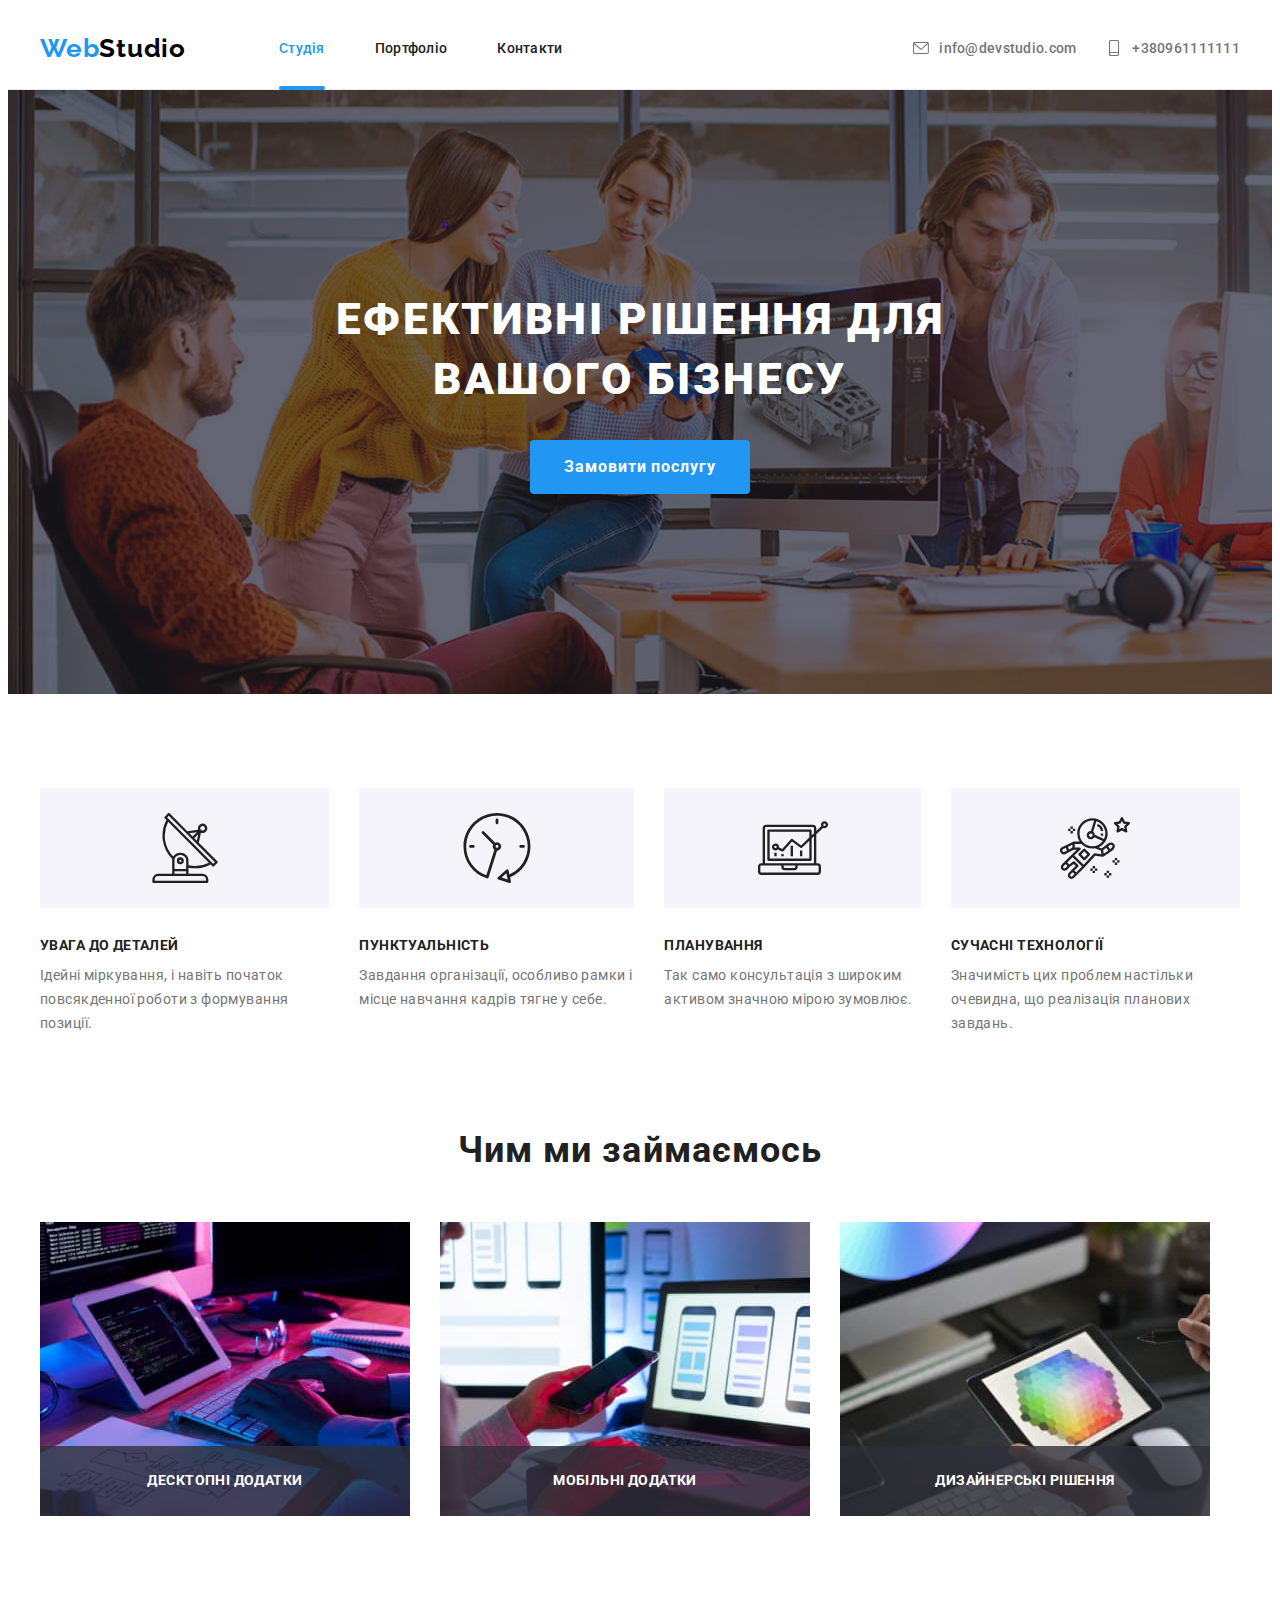
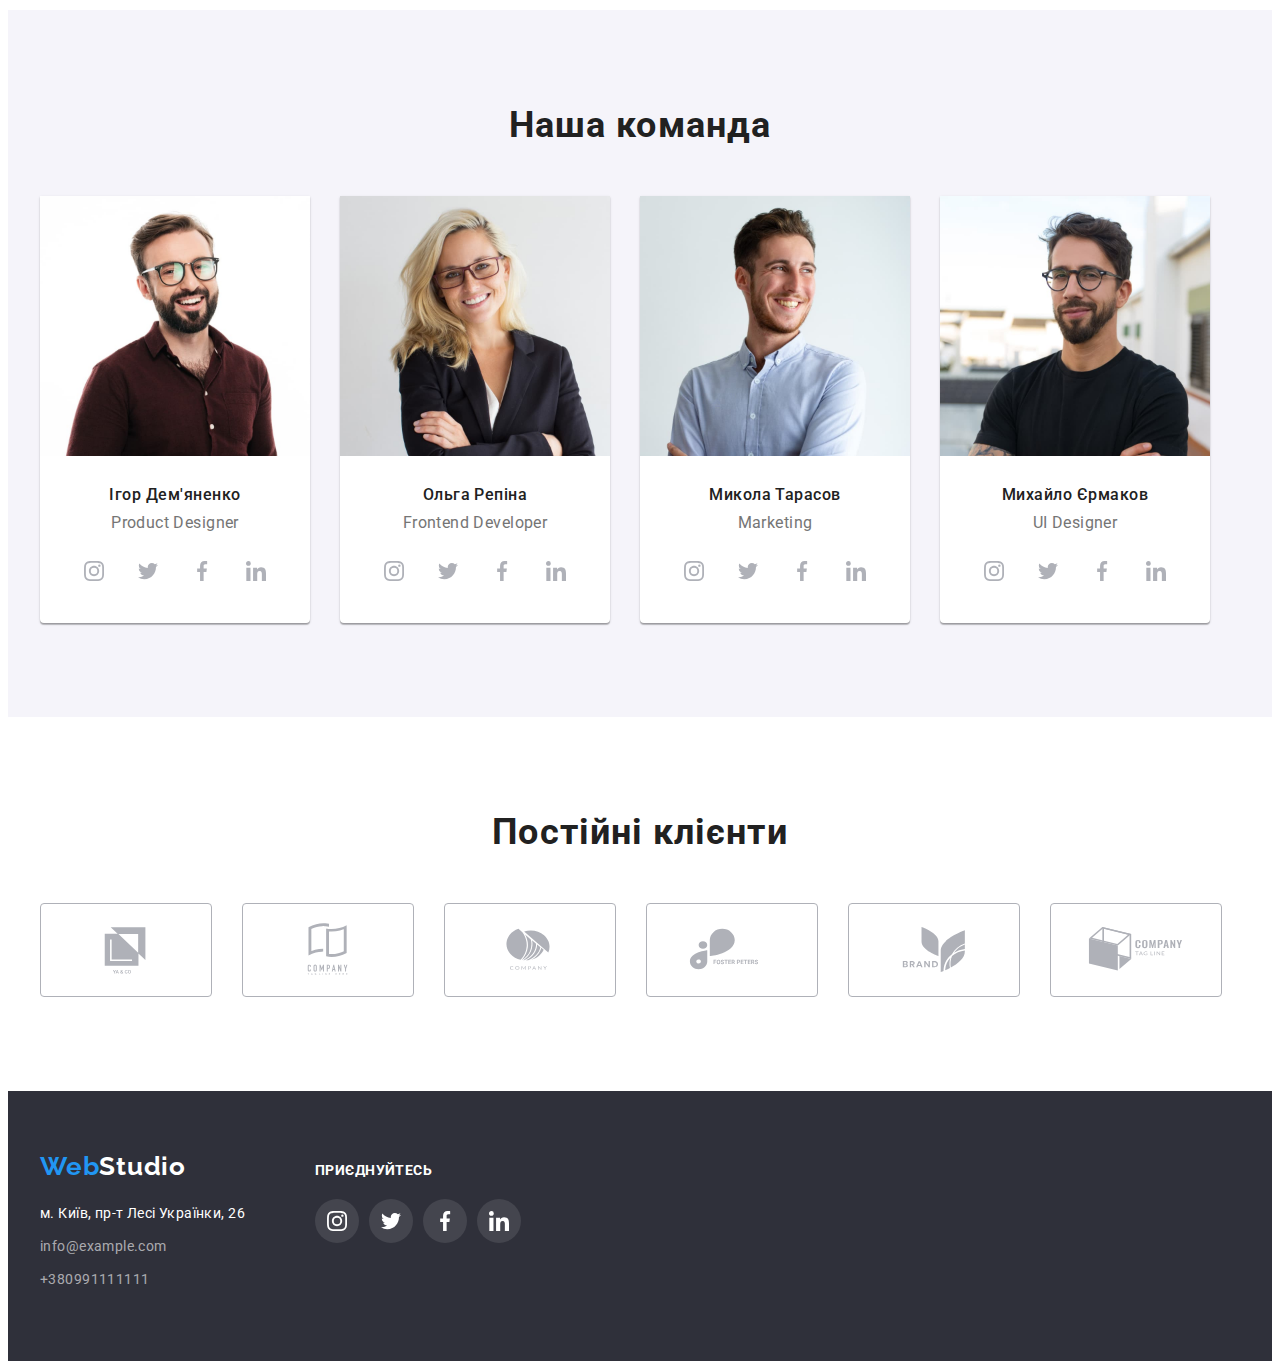
<file: index.html>
<!DOCTYPE html>
<html lang="uk">
  <head>
    <meta charset="UTF-8" />
    <meta http-equiv="X-UA-Compatible" content="IE=edge" />
    <meta name="viewport" content="width=device-width, initial-scale=1.0" />
    <title>Document</title>
    <link rel="preconnect" href="https://fonts.googleapis.com" />
    <link rel="preconnect" href="https://fonts.gstatic.com" crossorigin />
    <link
      href="https://fonts.googleapis.com/css2?family=Raleway:ital,wght@0,700;1,700&family=Roboto:ital,wght@0,400;0,500;0,700;0,900;1,400;1,500;1,700;1,900&display=swap"
      rel="stylesheet"
    />
    <link
      rel="stylesheet"
      href="https://cdnjs.cloudflare.com/ajax/libs/modern-normalize/1.1.0/modern-normalize.min.css"
      integrity="sha512-wpPYUAdjBVSE4KJnH1VR1HeZfpl1ub8YT/NKx4PuQ5NmX2tKuGu6U/JRp5y+Y8XG2tV+wKQpNHVUX03MfMFn9Q=="
      crossorigin="anonymous"
      referrerpolicy="no-referrer"
    />
    <link rel="stylesheet" href="css/styles.css" />
  </head>
  <body>
    <header class="page-header">
      <div class="container main-nav-page">
        <a href="./index.html" class="logo"> <span class="logo-web">Web</span>Studio</a>
        <nav>
          <ul class="nav">
            <li class="list list-nav">
              <a href="./index.html" class="main-nav selected">Студія</a>
            </li>
            <li class="list list-nav">
              <a href="./portfolio.html" class="main-nav">Портфоліо</a>
            </li>
            <li class="list list-nav"><a href="#" class="main-nav">Контакти</a></li>
          </ul>
        </nav>
        <ul class="contact">
          <li class="list contact-list">
            <a href="mailto:info@devstudio.com" class="contacts-header mail">
              <svg class="icon-mail" width="16" height="12">
                <use href="./images/icons.svg#icon-mail"></use>
              </svg>
              info@devstudio.com</a
            >
          </li>
          <li class="list contact-list">
            <a href="tel:+380961111111" class="contacts-header tel">
              <svg class="icon-tel" width="10" height="16">
                <use href="./images/icons.svg#icon-tel"></use>
              </svg>
              +380961111111</a
            >
          </li>
        </ul>
      </div>
    </header>
    <main>
      <section class="page-title">
        <div class="container">
          <h1 class="title">
            Ефективні рішення для <br />
            вашого бізнесу
          </h1>
          <button type="button" class="btn btn-title" data-modal-open>Замовити послугу</button>
          <div class="backdrop is-hidden" data-modal>
            <div class="modal">
              <button type="button" class="btn btn-close-item" data-modal-close>
                <svg class="btn-close-icon" width="18" height="18">
                  <use href="./images/icons.svg#icon-close"></use>
                </svg>
              </button>
            </div>
          </div>
        </div>
      </section>
      <section class="benefits section">
        <div class="container">
          <h2 class="visually-hidden">Переваги</h2>
          <ul class="benefits-list">
            <li class="list benefits-item">
              <div class="benefits-icons">
                <svg class="icon-list" width="70" height="70">
                  <use href="./images/icons.svg#icon-antenna"></use>
                </svg>
              </div>
              <h3 class="benefits-title">Увага до деталей</h3>
              <p class="benefits-description">
                Ідейні міркування, і навіть початок повсякденної роботи з формування позиції.
              </p>
            </li>
            <li class="list benefits-item">
              <div class="benefits-icons">
                <svg class="icon-list" width="70" height="70">
                  <use href="./images/icons.svg#icon-clock"></use>
                </svg>
              </div>
              <h3 class="benefits-title">Пунктуальність</h3>
              <p class="benefits-description">
                Завдання організації, особливо рамки і місце навчання кадрів тягне у себе.
              </p>
            </li>
            <li class="list benefits-item">
              <div class="benefits-icons">
                <svg class="icon-list" width="70" height="70">
                  <use href="./images/icons.svg#icon-diagram"></use>
                </svg>
              </div>
              <h3 class="benefits-title">Планування</h3>
              <p class="benefits-description">
                Так само консультація з широким активом значною мірою зумовлює.
              </p>
            </li>
            <li class="list benefits-item">
              <div class="benefits-icons">
                <svg class="icon-list" width="70" height="70">
                  <use href="./images/icons.svg#icon-astronaut"></use>
                </svg>
              </div>
              <h3 class="benefits-title">Сучасні технології</h3>
              <p class="benefits-description">
                Значимість цих проблем настільки очевидна, що реалізація планових завдань.
              </p>
            </li>
          </ul>
        </div>
      </section>
      <section class="our-job section">
        <div class="container">
          <h2 class="our-job-title">Чим ми займаємось</h2>
          <ul class="our-job-section">
            <li class="list img-job our-apps">
              <img
                src="./images/ourjob1.jpg"
                alt="людина працює за комп'ютером"
                width="370"
                height="294"
                class="img"
              />
              <div class="apps">
                <p class="apps-title">десктопні додатки</p>
              </div>
            </li>
            <li class="list img-job our-apps">
              <img
                src="./images/ourjob2.jpg"
                alt="людина працює на смартфоні"
                width="370"
                height="294"
                class="img"
              />
              <div class="apps">
                <p class="apps-title">мобільні додатки</p>
              </div>
            </li>
            <li class="list img-job our-apps">
              <img
                src="./images/ourjob3.jpg"
                alt="людина працює на планшеті"
                width="370"
                height="294"
                class="img"
              />
              <div class="apps">
                <p class="apps-title">дизайнерські рішення</p>
              </div>
            </li>
          </ul>
        </div>
      </section>
      <section class="our-comand section">
        <div class="container">
          <h2 class="our-comand-title">Наша команда</h2>
          <ul class="our-comand-section">
            <li class="list our-comand-worker">
              <img
                src="./images/igor.jpg"
                alt="Ігор Дем'яненко"
                width="270"
                height="260"
                class="img"
              />
              <h3 class="our-comand-worker-name">Ігор Дем'яненко</h3>
              <p class="our-comand-worker-profession">Product Designer</p>
              <ul class="social-link-worker list">
                <li class="social-list-item">
                  <a class="social-list-link" href="https://www.instagram.com/"
                    ><svg class="social-list-icon" width="20" height="20">
                      <use href="./images/icons.svg#icon-instagram"></use>
                    </svg>
                  </a>
                </li>
                <li class="social-list-item">
                  <a class="social-list-link" href="https://twitter.com/"
                    ><svg class="social-list-icon" width="20" height="20">
                      <use href="./images/icons.svg#icon-twitter"></use></svg
                  ></a>
                </li>
                <li class="social-list-item">
                  <a class="social-list-link" href="https://www.facebook.com/"
                    ><svg class="social-list-icon" width="20" height="20">
                      <use href="./images/icons.svg#icon-facebook"></use></svg
                  ></a>
                </li>
                <li class="social-list-item">
                  <a class="social-list-link" href="https://www.linkedin.com/"
                    ><svg class="social-list-icon" width="20" height="20">
                      <use href="./images/icons.svg#icon-linkedin"></use></svg
                  ></a>
                </li>
              </ul>
            </li>
            <li class="list our-comand-worker">
              <img
                src="./images/olga.jpg"
                alt="Ольга Репіна"
                width="270"
                height="260"
                class="img"
              />
              <h3 class="our-comand-worker-name">Ольга Репіна</h3>
              <p class="our-comand-worker-profession">Frontend Developer</p>
              <ul class="social-link-worker list">
                <li class="social-list-item">
                  <a class="social-list-link" href="https://www.instagram.com/"
                    ><svg class="social-list-icon" width="20" height="20">
                      <use href="./images/icons.svg#icon-instagram"></use>
                    </svg>
                  </a>
                </li>
                <li class="social-list-item">
                  <a class="social-list-link" href="https://twitter.com/"
                    ><svg class="social-list-icon" width="20" height="20">
                      <use href="./images/icons.svg#icon-twitter"></use></svg
                  ></a>
                </li>
                <li class="social-list-item">
                  <a class="social-list-link" href="https://www.facebook.com/"
                    ><svg class="social-list-icon" width="20" height="20">
                      <use href="./images/icons.svg#icon-facebook"></use></svg
                  ></a>
                </li>
                <li class="social-list-item">
                  <a class="social-list-link" href="https://www.linkedin.com/"
                    ><svg class="social-list-icon" width="20" height="20">
                      <use href="./images/icons.svg#icon-linkedin"></use></svg
                  ></a>
                </li>
              </ul>
            </li>
            <li class="list our-comand-worker">
              <img
                src="./images/nikolay.jpg"
                alt="Микола Тарасов"
                width="270"
                height="260"
                class="img"
              />
              <h3 class="our-comand-worker-name">Микола Тарасов</h3>
              <p class="our-comand-worker-profession">Marketing</p>
              <ul class="social-link-worker list">
                <li class="social-list-item">
                  <a class="social-list-link" href="https://www.instagram.com/"
                    ><svg class="social-list-icon" width="20" height="20">
                      <use href="./images/icons.svg#icon-instagram"></use>
                    </svg>
                  </a>
                </li>
                <li class="social-list-item">
                  <a class="social-list-link" href="https://twitter.com/"
                    ><svg class="social-list-icon" width="20" height="20">
                      <use href="./images/icons.svg#icon-twitter"></use></svg
                  ></a>
                </li>
                <li class="social-list-item">
                  <a class="social-list-link" href="https://www.facebook.com/"
                    ><svg class="social-list-icon" width="20" height="20">
                      <use href="./images/icons.svg#icon-facebook"></use></svg
                  ></a>
                </li>
                <li class="social-list-item">
                  <a class="social-list-link" href="https://www.linkedin.com/"
                    ><svg class="social-list-icon" width="20" height="20">
                      <use href="./images/icons.svg#icon-linkedin"></use></svg
                  ></a>
                </li>
              </ul>
            </li>
            <li class="list our-comand-worker">
              <img
                src="./images/mihail.jpg"
                alt="Михайло Єрмаков"
                width="270"
                height="260"
                class="img"
              />
              <h3 class="our-comand-worker-name">Михайло Єрмаков</h3>
              <p class="our-comand-worker-profession">UI Designer</p>
              <ul class="social-link-worker list">
                <li class="social-list-item">
                  <a class="social-list-link" href="https://www.instagram.com/"
                    ><svg class="social-list-icon" width="20" height="20">
                      <use href="./images/icons.svg#icon-instagram"></use>
                    </svg>
                  </a>
                </li>
                <li class="social-list-item">
                  <a class="social-list-link" href="https://twitter.com/"
                    ><svg class="social-list-icon" width="20" height="20">
                      <use href="./images/icons.svg#icon-twitter"></use></svg
                  ></a>
                </li>
                <li class="social-list-item">
                  <a class="social-list-link" href="https://www.facebook.com/"
                    ><svg class="social-list-icon" width="20" height="20">
                      <use href="./images/icons.svg#icon-facebook"></use></svg
                  ></a>
                </li>
                <li class="social-list-item">
                  <a class="social-list-link" href="https://www.linkedin.com/"
                    ><svg class="social-list-icon" width="20" height="20">
                      <use href="./images/icons.svg#icon-linkedin"></use></svg
                  ></a>
                </li>
              </ul>
            </li>
          </ul>
        </div>
      </section>
      <section class="our-clients">
        <div class="container">
          <h2 class="our-clients-title">Постійні клієнти</h2>
          <ul class="our-clients-list list">
            <li class="our-clients-item">
              <a class="our-clients-link" href="/">
                <svg class="our-clients-icon" width="106" height="60">
                  <use href="./images/icons.svg#icon-client1"></use>
                </svg>
              </a>
            </li>
            <li class="our-clients-item">
              <a class="our-clients-link" href="/">
                <svg class="our-clients-icon" width="106" height="60">
                  <use href="./images/icons.svg#icon-client2"></use>
                </svg>
              </a>
            </li>
            <li class="our-clients-item">
              <a class="our-clients-link" href="/">
                <svg class="our-clients-icon" width="106" height="60">
                  <use href="./images/icons.svg#icon-client3"></use>
                </svg>
              </a>
            </li>
            <li class="our-clients-item">
              <a class="our-clients-link" href="/">
                <svg class="our-clients-icon" width="106" height="60">
                  <use href="./images/icons.svg#icon-client4"></use>
                </svg>
              </a>
            </li>
            <li class="our-clients-item">
              <a class="our-clients-link" href="/">
                <svg class="our-clients-icon" width="106" height="60">
                  <use href="./images/icons.svg#icon-client5"></use>
                </svg>
              </a>
            </li>
            <li class="our-clients-item">
              <a class="our-clients-link" href="/">
                <svg class="our-clients-icon" width="106" height="60">
                  <use href="./images/icons.svg#icon-client6"></use>
                </svg>
              </a>
            </li>
          </ul>
        </div>
      </section>
    </main>
    <footer class="page-footer">
      <div class="container">
        <div class="footer-title">
          <a href="./index.html" class="logo logo-footer">
            <span class="logo-web">Web</span>Studio</a
          >
          <address>
            <ul>
              <li class="list footer-item">
                <a
                  href="https://goo.gl/maps/CPtrU1FHBa2aNyZL9"
                  target="_blank"
                  rel="noopener noreferrer"
                  class="address-footer contacts-footer"
                  >м. Київ, пр-т Лесі Українки, 26</a
                >
              </li>
              <li class="list footer-item">
                <a href="mailto:info@example.com" class="contacts-footer">info@example.com</a>
              </li>
              <li class="list footer-item">
                <a href="tel:+380991111111" class="contacts-footer tel">+380991111111</a>
              </li>
            </ul>
          </address>
        </div>
        <div class="footer-link">
          <p class="footer-call">приєднуйтесь</p>
          <ul class="social-link-footer list">
            <li class="social-list-item-footer">
              <a class="social-list-link-footer" href="https://www.instagram.com/"
                ><svg class="social-list-icon-footer" width="20" height="20">
                  <use href="./images/icons.svg#icon-instagram"></use>
                </svg>
              </a>
            </li>
            <li class="social-list-item-footer">
              <a class="social-list-link-footer" href="https://twitter.com/"
                ><svg class="social-list-icon-footer" width="20" height="20">
                  <use href="./images/icons.svg#icon-twitter"></use></svg
              ></a>
            </li>
            <li class="social-list-item-footer">
              <a class="social-list-link-footer" href="https://www.facebook.com/"
                ><svg class="social-list-icon-footer" width="20" height="20">
                  <use href="./images/icons.svg#icon-facebook"></use></svg
              ></a>
            </li>
            <li class="social-list-item-footer">
              <a class="social-list-link-footer" href="https://www.linkedin.com/"
                ><svg class="social-list-icon-footer" width="20" height="20">
                  <use href="./images/icons.svg#icon-linkedin"></use></svg
              ></a>
            </li>
          </ul>
        </div>
      </div>
    </footer>
    <script src="./js/modal.js"></script>
  </body>
</html>
</file>
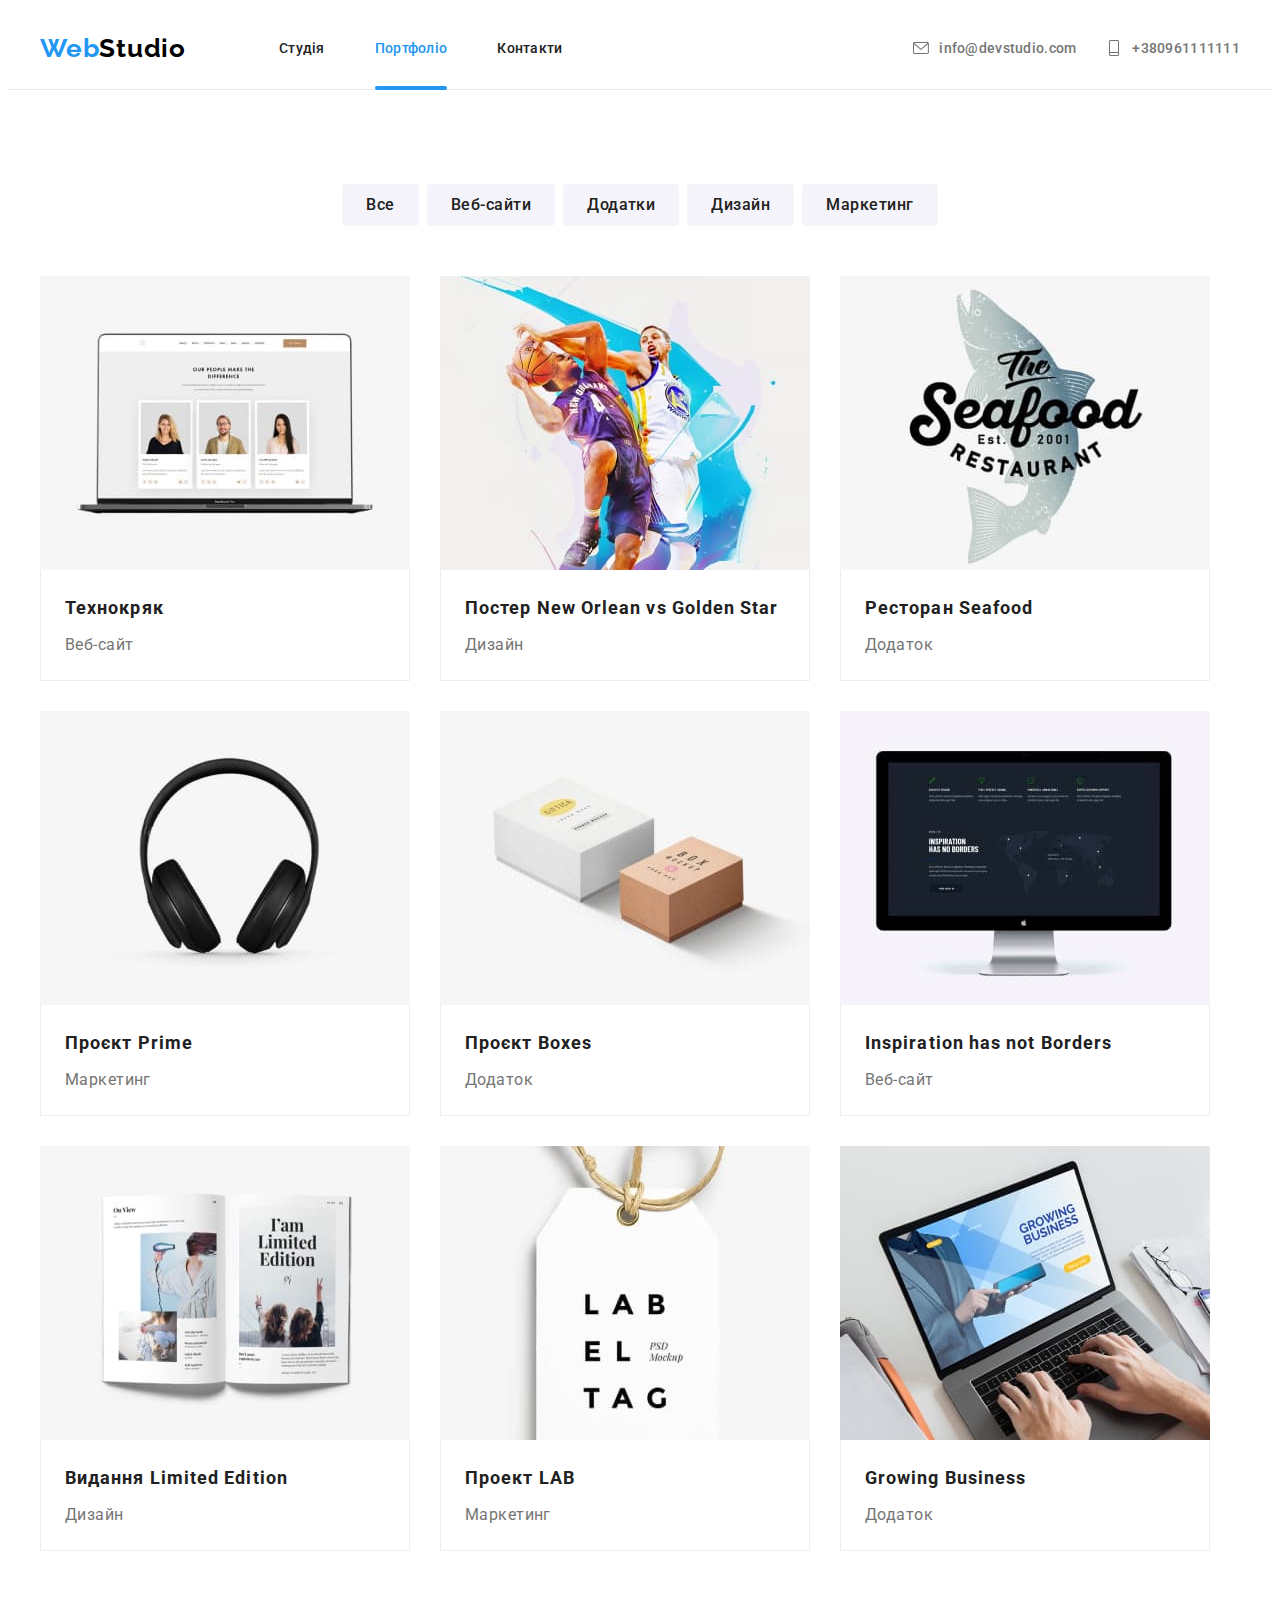
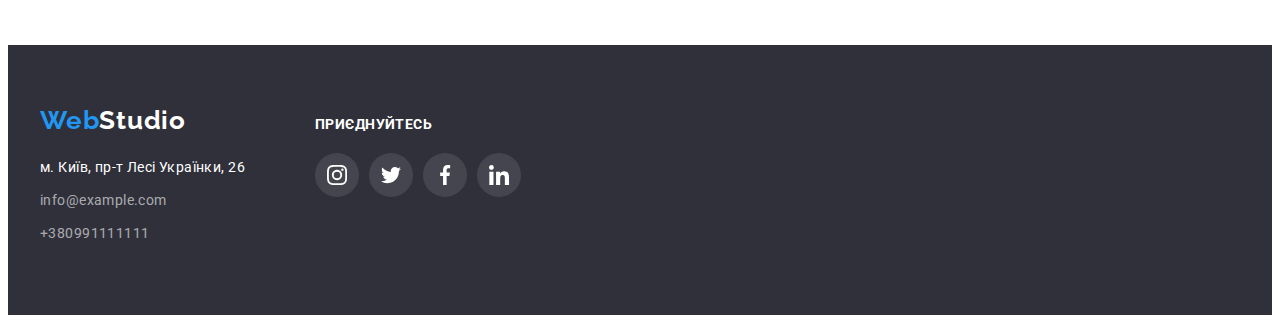
<file: portfolio.html>
<!DOCTYPE html>
<html lang="uk">
  <head>
    <meta charset="UTF-8" />
    <meta http-equiv="X-UA-Compatible" content="IE=edge" />
    <meta name="viewport" content="width=device-width, initial-scale=1.0" />
    <title>Document</title>
    <link rel="preconnect" href="https://fonts.googleapis.com" />
    <link rel="preconnect" href="https://fonts.gstatic.com" crossorigin />
    <link
      href="https://fonts.googleapis.com/css2?family=Raleway:ital,wght@0,700;1,700&family=Roboto:ital,wght@0,400;0,500;0,700;0,900;1,400;1,500;1,700;1,900&display=swap"
      rel="stylesheet"
    />
    <link
      rel="stylesheet"
      href="https://cdnjs.cloudflare.com/ajax/libs/modern-normalize/1.1.0/modern-normalize.min.css"
      integrity="sha512-wpPYUAdjBVSE4KJnH1VR1HeZfpl1ub8YT/NKx4PuQ5NmX2tKuGu6U/JRp5y+Y8XG2tV+wKQpNHVUX03MfMFn9Q=="
      crossorigin="anonymous"
      referrerpolicy="no-referrer"
    />
    <link rel="stylesheet" href="css/styles.css" />
  </head>
  <body>
    <header class="page-header">
      <div class="container main-nav-page">
        <a href="./index.html" class="logo"> <span class="logo-web">Web</span>Studio</a>
        <nav>
          <ul class="nav">
            <li class="list list-nav">
              <a href="./index.html" class="main-nav">Студія</a>
            </li>
            <li class="list list-nav">
              <a href="./portfolio.html" class="main-nav selected">Портфоліо</a>
            </li>
            <li class="list list-nav"><a href="#" class="main-nav">Контакти</a></li>
          </ul>
        </nav>
        <ul class="contact">
          <li class="list contact-list">
            <a href="mailto:info@devstudio.com" class="contacts-header mail">
              <svg class="icon-mail" width="16" height="12">
                <use href="./images/icons.svg#icon-mail"></use>
              </svg>
              info@devstudio.com</a
            >
          </li>
          <li class="list contact-list">
            <a href="tel:+380961111111" class="contacts-header tel">
              <svg class="icon-tel" width="10" height="16">
                <use href="./images/icons.svg#icon-tel"></use></svg
              >+380961111111</a
            >
          </li>
        </ul>
      </div>
    </header>
    <main>
      <section class="our-product section">
        <div class="container">
          <h1 class="visually-hidden">Наші продукти</h1>
          <ul class="btn-product-type">
            <li class="list">
              <button type="button" class="btn btn-product">Все</button>
            </li>
            <li class="list">
              <button type="button" class="btn btn-product">Веб-сайти</button>
            </li>
            <li class="list">
              <button type="button" class="btn btn-product">Додатки</button>
            </li>
            <li class="list">
              <button type="button" class="btn btn-product">Дизайн</button>
            </li>
            <li class="list">
              <button type="button" class="btn btn-product btn-product-last">Маркетинг</button>
            </li>
          </ul>
          <ul class="our-product-item">
            <div class="our-product">
              <li class="list product">
                <a href="" class="list-product">
                  <div class="overlay">
                    <img
                      src="./images/ourproduct1.jpg"
                      alt="Сайт з профілями розробників"
                      width="370"
                      height="294"
                      class="img"
                    />
                    <div class="overlay-product">
                      <p class="overlay-text">
                        Ресурс пропонує комплексні пропозиції з різним рівнем функціоналу та
                        сервісів. Все це дозволить відвідувачу отримати вичерпні відомості про
                        компанію чи приватну особу.
                      </p>
                    </div>
                  </div>
                  <div class="product-title-card">
                    <h2 class="product-title">Технокряк</h2>
                    <p class="product-title-descr">Веб-сайт</p>
                  </div>
                </a>
              </li>
            </div>
            <div class="our-product">
              <li class="list product">
                <a href="" class="list-product">
                  <div class="overlay">
                    <img
                      src="./images/ourproduct2.jpg"
                      alt="Постер NBA"
                      width="370"
                      height="294"
                      class="img"
                    />
                    <div class="overlay-product">
                      <p class="overlay-text">
                        Ресурс пропонує комплексні пропозиції з різним рівнем функціоналу та
                        сервісів. Все це дозволить відвідувачу отримати вичерпні відомості про
                        компанію чи приватну особу.
                      </p>
                    </div>
                  </div>
                  <div class="product-title-card">
                    <h2 class="product-title">Постер New Orlean vs Golden Star</h2>
                    <p class="product-title-descr">Дизайн</p>
                  </div></a
                >
              </li>
            </div>

            <div class="our-product">
              <li class="list product">
                <a href="/" class="list-product">
                  <div class="overlay">
                    <img
                      src="./images/ourproduct3.jpg"
                      alt="Логотип ресторану"
                      width="370"
                      height="294"
                      class="img"
                    />
                    <div class="overlay-product">
                      <p class="overlay-text">
                        Ресурс пропонує комплексні пропозиції з різним рівнем функціоналу та
                        сервісів. Все це дозволить відвідувачу отримати вичерпні відомості про
                        компанію чи приватну особу.
                      </p>
                    </div>
                  </div>
                  <div class="product-title-card">
                    <h2 class="product-title">Ресторан Seafood</h2>
                    <p class="product-title-descr">Додаток</p>
                  </div></a
                >
              </li>
            </div>
            <div class="our-product">
              <li class="list product">
                <a href="/" class="list-product">
                  <div class="overlay">
                    <img
                      src="./images/ourproduct4.jpg"
                      alt="Навушники"
                      width="370"
                      height="294"
                      class="img"
                    />
                    <div class="overlay-product">
                      <p class="overlay-text">
                        Ресурс пропонує комплексні пропозиції з різним рівнем функціоналу та
                        сервісів. Все це дозволить відвідувачу отримати вичерпні відомості про
                        компанію чи приватну особу.
                      </p>
                    </div>
                  </div>
                  <div class="product-title-card">
                    <h2 class="product-title">Проєкт Prime</h2>
                    <p class="product-title-descr">Маркетинг</p>
                  </div>
                </a>
              </li>
            </div>
            <div class="our-product">
              <li class="list product">
                <a href="/" class="list-product">
                  <div class="overlay">
                    <img
                      src="./images/ourproduct5.jpg"
                      alt="Коробки"
                      width="370"
                      height="294"
                      class="img"
                    />
                    <div class="overlay-product">
                      <p class="overlay-text">
                        Ресурс пропонує комплексні пропозиції з різним рівнем функціоналу та
                        сервісів. Все це дозволить відвідувачу отримати вичерпні відомості про
                        компанію чи приватну особу.
                      </p>
                    </div>
                  </div>
                  <div class="product-title-card">
                    <h2 class="product-title">Проєкт Boxes</h2>
                    <p class="product-title-descr">Додаток</p>
                  </div></a
                >
              </li>
            </div>
            <div class="our-product">
              <li class="list product">
                <a href="/" class="list-product">
                  <div class="overlay">
                    <img
                      src="./images/ourproduct6.jpg"
                      alt="Сайт разробників"
                      width="370"
                      height="294"
                      class="img"
                    />
                    <div class="overlay-product">
                      <p class="overlay-text">
                        Ресурс пропонує комплексні пропозиції з різним рівнем функціоналу та
                        сервісів. Все це дозволить відвідувачу отримати вичерпні відомості про
                        компанію чи приватну особу.
                      </p>
                    </div>
                  </div>
                  <div class="product-title-card">
                    <h2 class="product-title">Inspiration has not Borders</h2>
                    <p class="product-title-descr">Веб-сайт</p>
                  </div></a
                >
              </li>
            </div>
            <div class="our-product">
              <li class="list product">
                <a href="/" class="list-product">
                  <div class="overlay">
                    <img
                      src="./images/ourproduct7.jpg"
                      alt="Розгортка журналу"
                      width="370"
                      height="294"
                      class="img"
                    />
                    <div class="overlay-product">
                      <p class="overlay-text">
                        Ресурс пропонує комплексні пропозиції з різним рівнем функціоналу та
                        сервісів. Все це дозволить відвідувачу отримати вичерпні відомості про
                        компанію чи приватну особу.
                      </p>
                    </div>
                  </div>
                  <div class="product-title-card">
                    <h2 class="product-title">Видання Limited Edition</h2>
                    <p class="product-title-descr">Дизайн</p>
                  </div></a
                >
              </li>
            </div>
            <div class="our-product">
              <li class="list product">
                <a href="/" class="list-product">
                  <div class="overlay">
                    <img
                      src="./images/ourproduct8.jpg"
                      alt="Ярлик одягу"
                      width="370"
                      height="294"
                      class="img"
                    />
                    <div class="overlay-product">
                      <p class="overlay-text">
                        Ресурс пропонує комплексні пропозиції з різним рівнем функціоналу та
                        сервісів. Все це дозволить відвідувачу отримати вичерпні відомості про
                        компанію чи приватну особу.
                      </p>
                    </div>
                  </div>
                  <div class="product-title-card">
                    <h2 class="product-title">Проект LAB</h2>
                    <p class="product-title-descr">Маркетинг</p>
                  </div></a
                >
              </li>
            </div>
            <div class="our-product">
              <li class="list product">
                <a href="/" class="list-product">
                  <div class="overlay">
                    <img
                      src="./images/ourproduct9.jpg"
                      alt="Десктопний додаток"
                      width="370"
                      height="294"
                      class="img"
                    />
                    <div class="overlay-product">
                      <p class="overlay-text">
                        Ресурс пропонує комплексні пропозиції з різним рівнем функціоналу та
                        сервісів. Все це дозволить відвідувачу отримати вичерпні відомості про
                        компанію чи приватну особу.
                      </p>
                    </div>
                  </div>
                  <div class="product-title-card">
                    <h2 class="product-title">Growing Business</h2>
                    <p class="product-title-descr">Додаток</p>
                  </div>
                </a>
              </li>
            </div>
          </ul>
        </div>
      </section>
    </main>
    <footer class="page-footer">
      <div class="container">
        <div class="footer-title">
          <a href="./index.html" class="logo logo-footer">
            <span class="logo-web">Web</span>Studio</a
          >
          <address>
            <ul>
              <li class="list footer-item">
                <a
                  href="https://goo.gl/maps/CPtrU1FHBa2aNyZL9"
                  target="_blank"
                  rel="noopener noreferrer"
                  class="address-footer contacts-footer"
                  >м. Київ, пр-т Лесі Українки, 26</a
                >
              </li>
              <li class="list footer-item">
                <a href="mailto:info@example.com" class="contacts-footer">info@example.com</a>
              </li>
              <li class="list footer-item">
                <a href="tel:+380991111111" class="contacts-footer tel">+380991111111</a>
              </li>
            </ul>
          </address>
        </div>
        <div class="footer-link">
          <p class="footer-call">приєднуйтесь</p>
          <ul class="social-link-footer list">
            <li class="social-list-item-footer">
              <a class="social-list-link-footer" href="https://www.instagram.com/"
                ><svg class="social-list-icon-footer" width="20" height="20">
                  <use href="./images/icons.svg#icon-instagram"></use>
                </svg>
              </a>
            </li>
            <li class="social-list-item-footer">
              <a class="social-list-link-footer" href="https://twitter.com/"
                ><svg class="social-list-icon-footer" width="20" height="20">
                  <use href="./images/icons.svg#icon-twitter"></use></svg
              ></a>
            </li>
            <li class="social-list-item-footer">
              <a class="social-list-link-footer" href="https://www.facebook.com/"
                ><svg class="social-list-icon-footer" width="20" height="20">
                  <use href="./images/icons.svg#icon-facebook"></use></svg
              ></a>
            </li>
            <li class="social-list-item-footer">
              <a class="social-list-link-footer" href="https://www.linkedin.com/"
                ><svg class="social-list-icon-footer" width="20" height="20">
                  <use href="./images/icons.svg#icon-linkedin"></use></svg
              ></a>
            </li>
          </ul>
        </div>
      </div>
    </footer>
  </body>
</html>
</file>
<file: css/styles.css>
:root {
  --main-text-color: #212121;
  --text-color: #757575;
  --main-background-color: #f5f5f5;
  --second-text-color: #ffffff;
  --background-color-footer: #2f303a;
  --color-hover-focus: #2196f3;
  --btn-background-color: #f5f4fa;
  --btn-color-hover: #188ce8;
  --border-color: #eeeeee;
  --icons-color: #afb1b8;
}
body {
  font-family: 'Roboto', 'Raleway', sans-serif;
  letter-spacing: 0.03em;
  font-size: 14px;
  color: var(--main-text-color);
}
h1,
h2,
h3,
h4,
h5,
h6,
p,
ul,
li {
  margin: 0;
  padding: 0;
}
.container {
  width: 1200px;
  padding-left: 15px;
  padding-right: 15px;
  margin-left: auto;
  margin-right: auto;
}
/*------------header------------------*/

.main-nav-page {
  display: flex;
  align-items: center;
}
.nav,
.contact {
  display: flex;
}
.list {
  list-style: none;
}

.page-header {
  border-bottom: 1px solid #ececec;
}
.logo {
  display: inline-block;
  padding: 24px 0 25px;
  margin-right: 93px;

  font-weight: 700;
  font-family: 'Raleway';
  color: #000000;
  font-size: 26px;
  line-height: 1.19;
  text-decoration: none;
  letter-spacing: 0.03em;
}
.logo-web {
  color: var(--color-hover-focus);
}
.main-nav,
.contacts-header {
  font-weight: 500;
  line-height: 1.14;
  letter-spacing: 0.02em;
  text-decoration: none;
  color: var(--main-text-color);
  transition-property: color;
  transition-duration: 250ms;
  transition-timing-function: cubic-bezier(0.4, 0, 0.2, 1);
}
.list-nav:not(:last-child) {
  margin-right: 50px;
}
.list-nav {
  position: relative;
  padding-top: 32px;
  padding-bottom: 32px;
}
.selected {
  color: var(--color-hover-focus);
}
.selected::after {
  content: '';
  position: absolute;
  bottom: -1px;
  left: 0;
  width: 100%;
  height: 4px;
  border-radius: 2px;
  background-color: var(--color-hover-focus);
}
.main-nav:hover,
.main-nav:focus,
.contacts-header:hover,
.contacts-header:focus {
  color: var(--color-hover-focus);
}

.icon-mail,
.icon-tel {
  width: 16px;
  height: 16px;
  margin-right: 10px;
  fill: var(--text-color);
  transition: fill 250ms cubic-bezier(0.4, 0, 0.2, 1);
}
.contacts-header {
  display: flex;
  align-items: flex-end;
  padding-top: 32px;
  padding-bottom: 32px;
}
.contacts-header:hover .icon-mail,
.contacts-header:focus .icon-mail,
.contacts-header:hover .icon-tel,
.contacts-header:focus .icon-tel {
  fill: var(--color-hover-focus);
}

.contact-list:not(:last-child) {
  margin-right: 30px;
}
.contact {
  margin-left: auto;
}
.contacts-header {
  color: var(--text-color);
}

/*------------------hero-------------------------*/

.page-title {
  background-image: linear-gradient(rgba(47, 48, 58, 0.4), rgba(47, 48, 58, 0.4)),
    url(../images/hero.png);
  max-width: 1600px;
  margin: 0 auto;
  background-size: cover;
  padding-bottom: 200px;
  padding-top: 200px;
  background-color: var(--background-color-footer);
  text-align: center;
}
.title {
  margin-bottom: 30px;
  font-family: inherit;
  font-weight: 900;
  font-size: 44px;
  line-height: 1.36;
  letter-spacing: 0.06em;
  text-transform: uppercase;
  color: var(--second-text-color);
}
.btn {
  font-family: inherit;
  border-radius: 4px;
  border-color: transparent;
  cursor: pointer;
}
.btn-title {
  padding: 10px 32px;
  background-color: var(--color-hover-focus);
  font-weight: 700;
  font-size: 16px;
  line-height: 1.88;
  letter-spacing: 0.06em;
  color: var(--second-text-color);
  transition: background-color 250ms cubic-bezier(0.4, 0, 0.2, 1);
}
.btn-title:hover,
.btn-title:focus {
  background-color: var(--btn-color-hover);
}
.visually-hidden {
  position: absolute;
  width: 1px;
  height: 1px;
  margin: -1px;
  border: 0;
  padding: 0;
  white-space: nowrap;
  clip-path: inset(100%);
  clip: rect(0 0 0 0);
  overflow: hidden;
}
.section {
  padding-top: 94px;
  padding-bottom: 94px;
}

/*---------------benefits--------------------------*/
.benefits {
  padding-bottom: 0;
}

.benefits-list {
  display: flex;
}
.benefits-icons {
  display: flex;
  justify-content: center;
  align-items: center;
  margin-bottom: 30px;
  fill: var(--main-text-color);
  height: 120px;
  background-color: var(--btn-background-color);
}
.benefits-item {
  width: calc((100%-90px) / 4);
}
.benefits-item:not(:last-child) {
  margin-right: 30px;
}
.benefits-title {
  margin-bottom: 10px;
  font-size: 14px;
  line-height: 1.14;
  text-transform: uppercase;
  letter-spacing: 0.03em;
}
.benefits-description {
  color: var(--text-color);
  font-size: 14px;
  line-height: 1.71;
}
.img {
  display: block;
}
.our-job-title,
.our-comand-title,
.our-clients-title {
  margin-bottom: 50px;
  text-align: center;
  font-size: 36px;
  line-height: 1.17;
  letter-spacing: 0.03em;
}

/*---------------------our-job--------------*/

.our-job-section {
  display: flex;
}
.img-job:not(:last-child) {
  margin-right: 30px;
}
.our-apps {
  position: relative;
}
.apps {
  display: flex;
  justify-content: center;
  align-items: center;
  position: absolute;
  bottom: 0;
  left: 0;
  width: 100%;
  height: 70px;
  background: rgba(47, 48, 58, 0.8);
}
.apps-title {
  font-weight: bold;
  line-height: 1.14;
  text-transform: uppercase;
  color: var(--second-text-color);
}
/*--------------modal----------------------------*/

.backdrop {
  position: fixed;
  left: 0;
  top: 0;
  width: 100%;
  height: 100%;
  background-color: rgba(0, 0, 0, 0.2);
  z-index: 2;
  opacity: 1;

  transition: opacity 250 ms cubic-bezier(0.4, 0, 0.2, 1);
}

.backdrop.is-hidden {
  opacity: 0;
  pointer-events: none;
  visibility: hidden;
}
.modal {
  position: absolute;
  top: 50%;
  left: 50%;
  transform: translate(-50%, -50%) scale(1);
  min-height: 56.74%; /*581px   56,74%*/
  min-width: 33%; /*528px   33.00%*/
  background-color: var(--second-text-color);
  box-shadow: 0px 1px 3px rgba(0, 0, 0, 0.12), 0px 1px 1px rgba(0, 0, 0, 0.14),
    0px 2px 1px rgba(0, 0, 0, 0.2);
  border-radius: 4px;
  z-index: 3;
  transition: transform 250ms cubic-bezier(0.4, 0, 0.2, 1);
}
.backdrop.is-hidden .modal {
  transform: translate(-50%, -50%) scale(0.5);
}
.btn-close {
  display: flex;
  justify-content: center;
  align-items: center;
}
.btn-close-item {
  display: flex;
  align-items: center;
  justify-content: center;
  width: 30px;
  height: 30px;
  margin-left: auto;
  margin-right: 8px;
  margin-top: 8px;
  background: var(--second-text-color);
  border: 1px solid rgba(0, 0, 0, 0.1);
  border-radius: 50%;
}
.btn-close-icon {
  fill: #000000;
}
/*--------------------our-comand--------------------*/

.our-comand {
  background-color: var(--btn-background-color);
}
.our-comand-section {
  display: flex;
}
.our-comand-worker {
  background-color: var(--second-text-color);
  box-shadow: 0px 1px 3px rgba(0, 0, 0, 0.12), 0px 1px 1px rgba(0, 0, 0, 0.14),
    0px 2px 1px rgba(0, 0, 0, 0.2);
  border-radius: 0px 0px 4px 4px;
}
.our-comand-worker:not(:last-child) {
  margin-right: 30px;
}
.our-comand-worker-name {
  margin-bottom: 10px;
  margin-top: 30px;
  font-size: 16px;
  line-height: 1.19;
  font-weight: 500;
  letter-spacing: 0.03em;
}
.our-comand-worker-name,
.our-comand-worker-profession {
  line-height: 1.17;
  text-align: center;
}
.our-comand-worker-profession {
  margin-bottom: 16px;
  color: var(--text-color);
  font-size: 16px;
}
.social-link-worker {
  display: flex;
  margin-left: 32px;
  margin-right: 32px;
  justify-content: space-between;
  margin-bottom: 30px;
}
.social-list-link {
  display: flex;
  justify-content: center;
  align-items: center;
  width: 44px;
  height: 44px;
  border-radius: 50%;
  transition: background-color 250ms cubic-bezier(0.4, 0, 0.2, 1);
}
.social-list-icon {
  fill: var(--icons-color);
  transition: fill 250ms cubic-bezier(0.4, 0, 0.2, 1);
}
.social-list-link:hover .social-list-icon,
.social-list-link:focus .social-list-icon {
  fill: var(--second-text-color);
}
.social-list-link:hover,
.social-list-link:focus {
  background-color: var(--color-hover-focus);
}

/*-------------------clients-----------------------*/
.our-clients {
  padding-top: 94px;
  padding-bottom: 94px;
}
.our-clients-list {
  display: flex;
}
.our-clients-link {
  display: flex;
  width: 170px;
  height: 92px;
  border: 1px solid var(--icons-color);
  border-radius: 4px;
  justify-content: center;
  align-items: center;
  transition: border 250ms cubic-bezier(0.4, 0, 0.2, 1);
}
.our-clients-icon {
  fill: var(--icons-color);
  transition: fill 250ms cubic-bezier(0.4, 0, 0.2, 1);
}
.our-clients-link:hover .our-clients-icon,
.our-clients-link:focus .our-clients-icon {
  fill: var(--color-hover-focus);
}
.our-clients-link:hover,
.our-clients-link:focus {
  border: 1px solid var(--color-hover-focus);
}
.our-clients-item:not(:last-child) {
  margin-right: 30px;
}

/*---------------------------FOOTER--------------*/

.page-footer {
  padding-top: 60px;
  padding-bottom: 60px;
  background-color: var(--background-color-footer);
}
.page-footer > .container {
  display: flex;
  align-items: baseline;
}
.logo-footer {
  padding: 0;
  margin: 0 0 20px 0;
  color: var(--second-text-color);
}
.logo-web {
  color: var(--color-hover-focus);
}
.footer-item {
  margin-bottom: 9px;
}
.address-footer,
.contacts-footer {
  display: block;
  text-decoration: none;
  font-style: normal;
  line-height: 1.71;
}
.contacts-footer.tel {
  margin-bottom: 0;
}
.contacts-footer {
  color: rgba(255, 255, 255, 0.6);
  transition: color 250ms cubic-bezier(0.4, 0, 0.2, 1);
}
.contacts-footer:focus,
.contacts-footer:hover {
  color: var(--color-hover-focus);
}
.address-footer {
  color: var(--second-text-color);
}
.footer-link {
  margin-left: 70px;
}
.footer-call {
  font-weight: bold;
  line-height: 1.14;
  text-transform: uppercase;
  color: var(--second-text-color);
  margin-bottom: 20px;
}
.social-link-footer {
  display: flex;
  justify-content: space-between;
  margin-bottom: 30px;
}
.social-list-link-footer {
  display: flex;
  justify-content: center;
  align-items: center;
  width: 44px;
  height: 44px;
  border-radius: 50%;
  background-color: rgba(255, 255, 255, 0.1);
  transition: background-color 250ms cubic-bezier(0.4, 0, 0.2, 1);
}
.social-list-icon-footer {
  fill: var(--second-text-color);
}
.social-list-link-footer:hover,
.social-list-link-footer:focus {
  background-color: var(--color-hover-focus);
}
.social-list-item-footer:not(:last-child) {
  margin-right: 10px;
}
/*-----------------PORTFOLIO----------*/

.btn-product {
  padding: 6px 22px 6px 22px;
  margin-right: 8px;
  letter-spacing: 0.03em;
  font-size: 16px;
  background-color: var(--btn-background-color);
  color: var(--main-text-color);
  font-weight: 500;
  line-height: 1.62;
  border-radius: 4px;
  transition: color 250ms cubic-bezier(0.4, 0, 0.2, 1),
    background-color 250ms cubic-bezier(0.4, 0, 0.2, 1),
    box-shadow 250ms cubic-bezier(0.4, 0, 0.2, 1);
}
.btn-product-last {
  margin-right: 0;
}
.btn-product-type {
  display: flex;
  justify-content: center;
  margin-bottom: 50px;
}
.btn-product:hover,
.btn-product:focus {
  background-color: var(--color-hover-focus);
  color: var(--second-text-color);
  box-shadow: 0px 3px 1px rgba(0, 0, 0, 0.1), 0px 1px 2px rgba(0, 0, 0, 0.08),
    0px 2px 2px rgba(0, 0, 0, 0.12);
}
/*----------------our-product-------------*/

.our-product-item {
  display: flex;
  flex-wrap: wrap;
  flex-basis: calc((100%-60px) / 3);
}
.list-product {
  display: block;
  list-style: none;
  text-decoration: none;
  color: var(--main-text-color);
  transition: box-shadow 250ms cubic-bezier(0.4, 0, 0.2, 1);
}
.list-product:hover,
.list-product:focus {
  box-shadow: 0px 4px 4px rgba(0, 0, 0, 0.25);
  cursor: pointer;
}
div.our-product:not(:nth-child(3n)) {
  margin-right: 30px;
}
div.our-product:not(:nth-last-child(-n + 3)) {
  margin-bottom: 30px;
}

.product {
  background-color: var(--second-text-color);
}
.product-title {
  margin-bottom: 4px;
  font-size: 18px;
  line-height: 2;
  letter-spacing: 0.06em;
}
.product-title-card {
  padding-right: 24px;
  padding-left: 24px;
  padding-top: 20px;
  padding-bottom: 20px;
  border: 1px solid var(--border-color);
  border-top: 0;
}
.product-title-descr {
  font-size: 16px;
  line-height: 1.88;
  color: var(--text-color);
}
/*  -------------- OVERLAY-------------*/
.overlay {
  position: relative;
  overflow: hidden;
}
.overlay-text {
  padding: 63px 24px;
  font-size: 18px;
  line-height: 1.56;
  color: var(--second-text-color);
}
.overlay-product {
  position: absolute;
  bottom: 0;
  left: 0;
  width: 100%;
  height: 100%;
  background-color: rgba(33, 150, 243, 0.9);
  transform: translateY(100%);
  transition: transform 250ms cubic-bezier(0.4, 0, 0.2, 1);
}
.list-product:hover .overlay-product,
.list-product:focus .overlay-product {
  transform: translateY(0);
}
</file>
